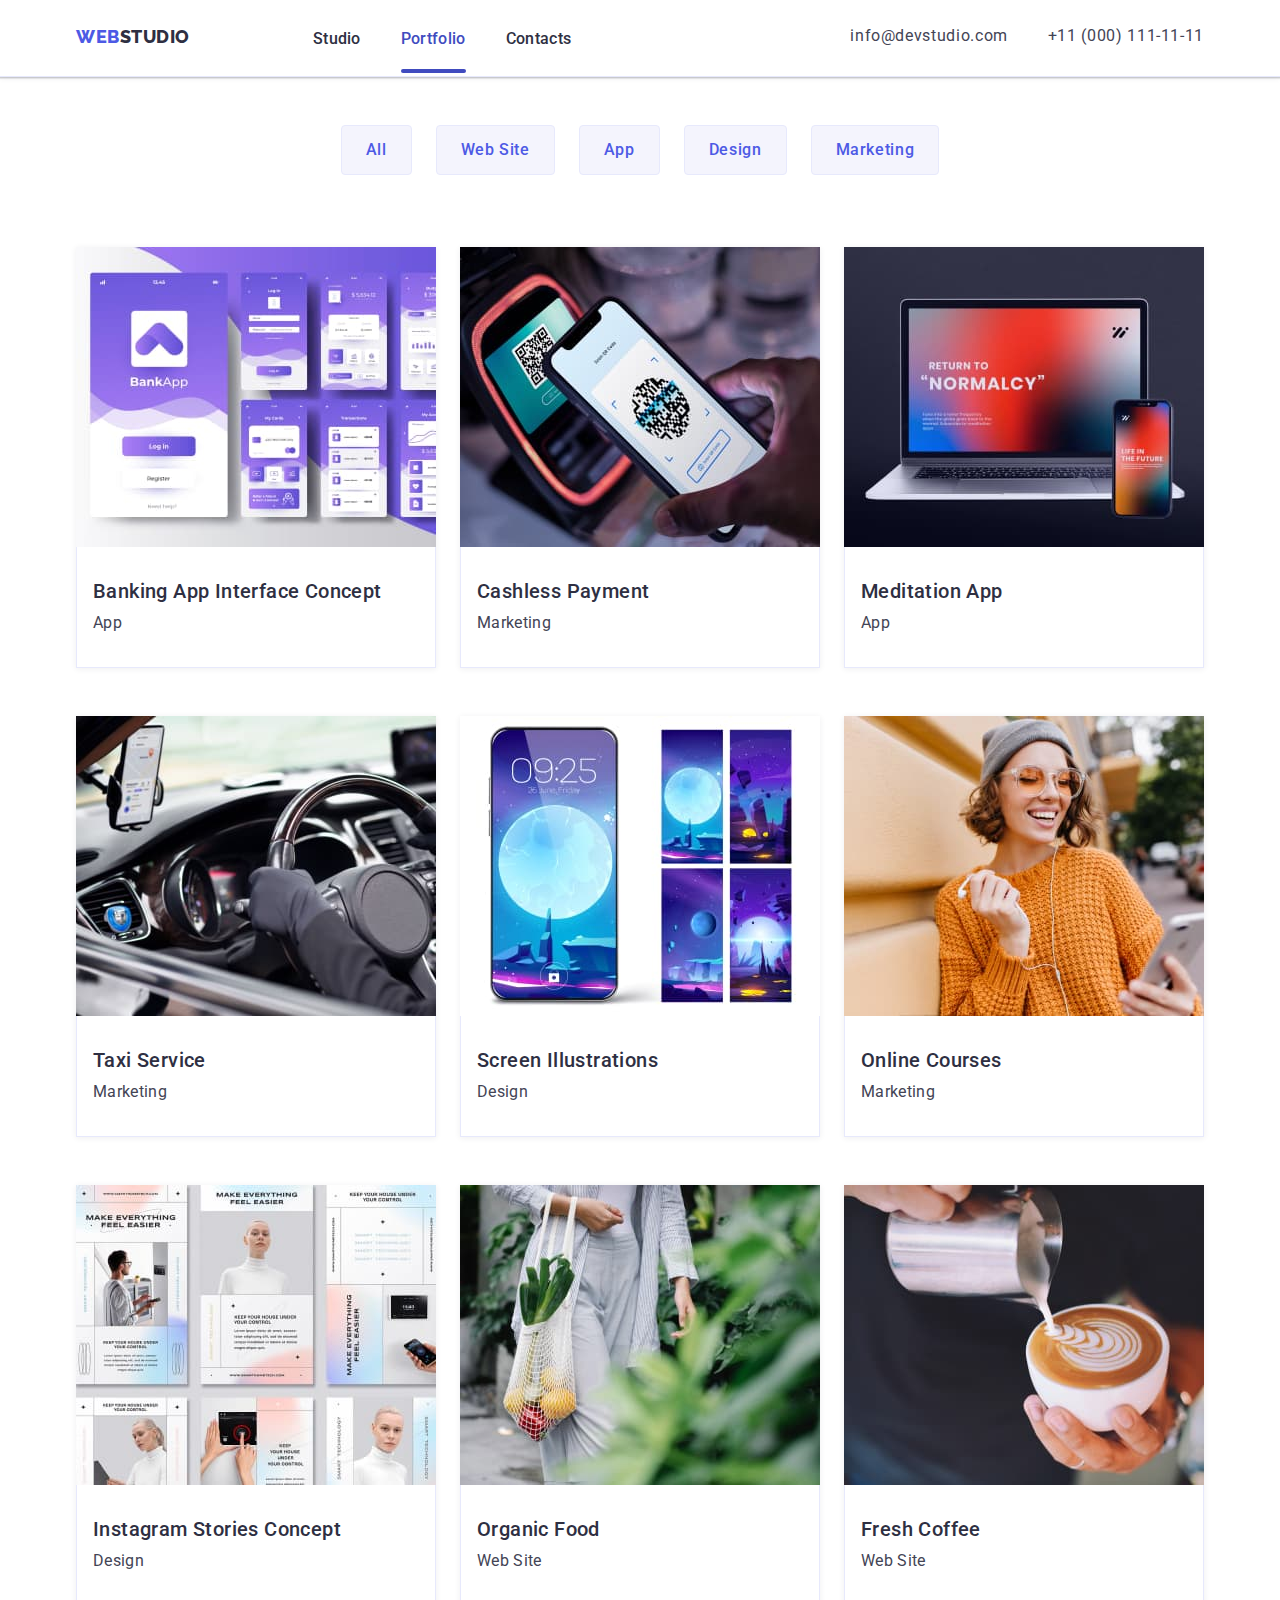
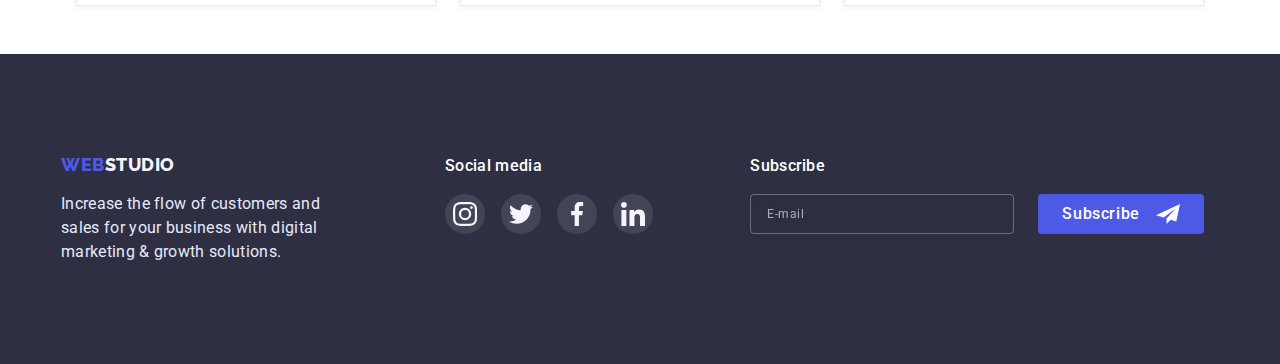
<file: portfolio.html>
<!DOCTYPE html>
<html lang="en">
  <head>
    <meta charset="UTF-8" />
    <meta http-equiv="X-UA-Compatible" content="IE=edge" />
    <meta name="viewport" content="width=device-width, initial-scale=1.0" />
    <title>WebStudio</title>

    <link rel="preconnect" href="https://fonts.googleapis.com" />
    <link rel="preconnect" href="https://fonts.gstatic.com" crossorigin />
    <link
      href="https://fonts.googleapis.com/css2?family=Raleway:wght@800&family=Roboto:wght@400;500;700&display=swap"
      rel="stylesheet"
    />
    <link
      rel="stylesheet"
      href="https://cdnjs.cloudflare.com/ajax/libs/modern-normalize/1.1.0/modern-normalize.min.css"
    />

    <link rel="stylesheet" href="./css/style.css" />
    <link rel="stylesheet" href="./css/mobile.css" />
    <link rel="stylesheet" href="./css/tablet.css" />
    <link rel="stylesheet" href="./css/desktop.css" />
  </head>
  <body>
    <header class="header-nav">
      <div class="container main-nav">
        <nav class="page-header">
          <a href="./index.html" class="logo"><span class="accent">Web</span>Studio</a>
          <ul class="menu">
            <li class="menu-item">
              <a href="./index.html" class="menu-link">Studio</a>
            </li>
            <li class="menu-item">
              <a href="./portfolio.html" class="menu-link current">Portfolio</a>
            </li>
            <li class="menu-item">
              <a href="#main-contacts" class="menu-link">Contacts</a>
            </li>
          </ul>
        </nav>
        <address class="contacts">
          <ul class="contacts-list">
            <li class="contacts-item">
              <a href="mailto:info@devstudio.com" class="contacts-link">info@devstudio.com</a>
            </li>
            <li class="contacts-item">
              <a href="tel:+110001111111" class="contacts-link">+11 (000) 111-11-11</a>
            </li>
          </ul>
        </address>
        <button type="button" class="menu-btn js-open-menu">
          <svg class="menu-btn-icon" width="32" height="22">
            <use href="./images/icons.svg#icon-burger"></use>
          </svg>
        </button>
      </div>

      <div class="mob-menu js-menu-container">
        <div class="container">
          <div>
            <button class="close-btn mob-close-btn js-close-menu" type="button">
              <svg class="modal-close" width="8" height="8">
                <use href="./images/icons.svg#icon-close"></use>
              </svg>
            </button>

            <ul class="mob-menu-list">
              <li class="mob-menu-item">
                <a href="./index.html" class="mob-menu-link">Studio</a>
              </li>
              <li class="mob-menu-item">
                <a href="./portfolio.html" class="mob-menu-link current">Portfolio</a>
              </li>
              <li class="mob-menu-item">
                <a href="" class="mob-menu-link">Contacts</a>
              </li>
            </ul>
          </div>

          <div>
            <address class="mob-contacts">
              <ul class="mob-contacts-list">
                <li class="mob-contacts-item">
                  <a href="tel:+110001111111" class="mob-contacts-link phone">+11 (000) 111-11-11</a>
                </li>

                <li class="mob-contacts-item">
                  <a href="mailto:info@devstudio.com" class="mob-contacts-link">info@devstudio.com</a>
                </li>
              </ul>
            </address>

            <ul class="mob-soc-list">
              <li class="mob-soc-item">
                <a class="mob-soc-link">
                  <svg class="mob-soc-icon" aria-label="instagram" width="24" height="24">
                    <use href="./images/icons.svg#icon-instagram"></use>
                  </svg>
                </a>
              </li>
              <li class="mob-soc-item">
                <a class="mob-soc-link">
                  <svg class="mob-soc-icon" aria-label="twitter" width="24" height="24">
                    <use href="./images/icons.svg#icon-twitter"></use>
                  </svg>
                </a>
              </li>
              <li class="mob-soc-item">
                <a class="mob-soc-link">
                  <svg class="mob-soc-icon" aria-label="facebook" width="24" height="24">
                    <use href="./images/icons.svg#icon-facebook"></use>
                  </svg>
                </a>
              </li>
              <li class="mob-soc-item">
                <a class="mob-soc-link">
                  <svg class="mob-soc-icon" aria-label="linkedin" width="24" height="24">
                    <use href="./images/icons.svg#icon-linkedin"></use>
                  </svg>
                </a>
              </li>
            </ul>
          </div>
        </div>
      </div>
    </header>
    <!-- filter -->
    <main>
      <section class="main-section">
        <div class="container">
          <h1 class="visually-hidden">Filter</h1>
          <ul class="filter-list">
            <li class="filter-item">
              <button class="filter-btn" type="button">All</button>
            </li>

            <li class="filter-item">
              <button class="filter-btn" type="button">Web Site</button>
            </li>

            <li class="filter-item">
              <button class="filter-btn" type="button">App</button>
            </li>

            <li class="filter-item">
              <button class="filter-btn" type="button">Design</button>
            </li>

            <li class="filter-item">
              <button class="filter-btn" type="button">Marketing</button>
            </li>
          </ul>
        </div>

        <!-- portfolio -->

        <div class="container">
          <ul class="portfolio-list">
            <li class="portfolio-item">
              <a href="" class="card" target="_blank" rel="noopener noreferrer nofollow">
                <div class="portfolio-thumb">
                  <picture>
                    <source
                      srcset="
                        ./images/desktop/portfolio/banking1x.jpg 1x,
                        ./images/desktop/portfolio/banking2x.jpg 2x,
                        ./images/desktop/portfolio/banking3x.jpg 3x
                      "
                      media="(min-width: 1200px)"
                    />
                    <source
                      srcset="
                        ./images/tablet/portfolio/banking1x.jpg 1x,
                        ./images/tablet/portfolio/banking2x.jpg 2x,
                        ./images/tablet/portfolio/banking3x.jpg 3x
                      "
                      media="(min-width: 768px)"
                    />

                    <source
                      srcset="
                        ./images/mobile/portfolio/banking1x.jpg 1x,
                        ./images/mobile/portfolio/banking2x.jpg 2x,
                        ./images/mobile/portfolio/banking3x.jpg 3x
                      "
                      media="(min-width: 480px)"
                    />

                    <source
                      srcset="
                        ./images/mobile/portfolio/banking1x.jpg 1x,
                        ./images/mobile/portfolio/banking2x.jpg 2x,
                        ./images/mobile/portfolio/banking3x.jpg 3x
                      "
                      media="(min-width: 320px)"
                    />

                    <img
                      class="portfolio-img"
                      src="./images/mobile/portfolio/banking1x.jpg"
                      alt="Banking app interface"
                      width="396"
                    />
                  </picture>

                  <div class="portfolio-overlay">
                    <p class="thumb-text">
                      14 Stylish and User-Friendly App Design Concepts · Task Manager App · Calorie Tracker App · Exotic
                      Fruit Ecommerce App · Cloud Storage App
                    </p>
                  </div>
                </div>

                <div class="card-window">
                  <h2 class="portfolio-title">Banking App Interface Concept</h2>
                  <p class="types">App</p>
                </div>
              </a>
            </li>
            <li class="portfolio-item">
              <a href="" class="card" target="_blank" rel="noopener noreferrer nofollow">
                <div class="portfolio-thumb">
                  <picture>
                    <source
                      srcset="
                        ./images/desktop/portfolio/cashless1x.jpg 1x,
                        ./images/desktop/portfolio/cashless2x.jpg 2x,
                        ./images/desktop/portfolio/cashless3x.jpg 3x
                      "
                      media="(min-width: 1200px)"
                    />
                    <source
                      srcset="
                        ./images/tablet/portfolio/cashless1x.jpg 1x,
                        ./images/tablet/portfolio/cashless2x.jpg 2x,
                        ./images/tablet/portfolio/cashless3x.jpg 3x
                      "
                      media="(min-width: 768px)"
                    />
                    <source
                      srcset="
                        ./images/mobile/portfolio/cashless1x.jpg 1x,
                        ./images/mobile/portfolio/cashless2x.jpg 2x,
                        ./images/mobile/portfolio/cashless3x.jpg 3x
                      "
                      media="(min-width: 480px)"
                    />

                    <source
                      srcset="
                        ./images/mobile/portfolio/cashless1x.jpg 1x,
                        ./images/mobile/portfolio/cashless2x.jpg 2x,
                        ./images/mobile/portfolio/cashless3x.jpg 3x
                      "
                      media="(min-width: 320px)"
                    />

                    <img
                      class="portfolio-img"
                      src="./images/mobile/portfolio/cashless1x.jpg"
                      alt="cashless"
                      width="396"
                    />
                  </picture>

                  <div class="portfolio-overlay">
                    <p class="thumb-text">
                      14 Stylish and User-Friendly App Design Concepts · Task Manager App · Calorie Tracker App · Exotic
                      Fruit Ecommerce App · Cloud Storage App
                    </p>
                  </div>
                </div>

                <div class="card-window">
                  <h2 class="portfolio-title">Cashless Payment</h2>
                  <p class="types">Marketing</p>
                </div>
              </a>
            </li>

            <li class="portfolio-item">
              <a href="" class="card" target="_blank" rel="noopener noreferrer nofollow">
                <div class="portfolio-thumb">
                  <picture>
                    <source
                      srcset="
                        ./images/desktop/portfolio/meditation-app1x.jpg 1x,
                        ./images/desktop/portfolio/meditation-app2x.jpg 2x,
                        ./images/desktop/portfolio/meditation-app3x.jpg 3x
                      "
                      media="(min-width: 1200px)"
                    />
                    <source
                      srcset="
                        ./images/tablet/portfolio/meditation-app1x.jpg 1x,
                        ./images/tablet/portfolio/meditation-app2x.jpg 2x,
                        ./images/tablet/portfolio/meditation-app3x.jpg 3x
                      "
                      media="(min-width: 768px)"
                    />
                    <source
                      srcset="
                        ./images/mobile/portfolio/meditation-app1x.jpg 1x,
                        ./images/mobile/portfolio/meditation-app2x.jpg 2x,
                        ./images/mobile/portfolio/meditation-app3x.jpg 3x
                      "
                      media="(min-width: 480px)"
                    />

                    <source
                      srcset="
                        ./images/mobile/portfolio/meditation-app1x.jpg 1x,
                        ./images/mobile/portfolio/meditation-app2x.jpg 2x,
                        ./images/mobile/portfolio/meditation-app3x.jpg 3x
                      "
                      media="(min-width: 320px)"
                    />

                    <img
                      class="portfolio-img"
                      src="./images/mobile/portfolio/meditation-app1x.jpg"
                      alt="meditation app"
                      width="396"
                    />
                  </picture>

                  <div class="portfolio-overlay">
                    <p class="thumb-text">
                      14 Stylish and User-Friendly App Design Concepts · Task Manager App · Calorie Tracker App · Exotic
                      Fruit Ecommerce App · Cloud Storage App
                    </p>
                  </div>
                </div>

                <div class="card-window">
                  <h2 class="portfolio-title">Meditation App</h2>
                  <p class="types">App</p>
                </div>
              </a>
            </li>

            <li class="portfolio-item">
              <a href="" class="card" target="_blank" rel="noopener noreferrer nofollow">
                <div class="portfolio-thumb">
                  <picture>
                    <source
                      srcset="
                        ./images/desktop/portfolio/taxi-service1x.jpg 1x,
                        ./images/desktop/portfolio/taxi-service2x.jpg 2x,
                        ./images/desktop/portfolio/taxi-service3x.jpg 3x
                      "
                      media="(min-width: 1200px)"
                    />
                    <source
                      srcset="
                        ./images/tablet/portfolio/taxi-service1x.jpg 1x,
                        ./images/tablet/portfolio/taxi-service2x.jpg 2x,
                        ./images/tablet/portfolio/taxi-service3x.jpg 3x
                      "
                      media="(min-width: 768px)"
                    />
                    <source
                      srcset="
                        ./images/mobile/portfolio/taxi-service1x.jpg 1x,
                        ./images/mobile/portfolio/taxi-service2x.jpg 2x,
                        ./images/mobile/portfolio/taxi-service3x.jpg 3x
                      "
                      media="(min-width: 480px)"
                    />

                    <source
                      srcset="
                        ./images/mobile/portfolio/taxi-service1x.jpg 1x,
                        ./images/mobile/portfolio/taxi-service2x.jpg 2x,
                        ./images/mobile/portfolio/taxi-service3x.jpg 3x
                      "
                      media="(min-width: 320px)"
                    />

                    <img
                      class="portfolio-img"
                      src="./images/mobile/portfolio/taxi-service1x.jpg"
                      alt="taxi-service"
                      width="396"
                    />
                  </picture>

                  <div class="portfolio-overlay">
                    <p class="thumb-text">
                      14 Stylish and User-Friendly App Design Concepts · Task Manager App · Calorie Tracker App · Exotic
                      Fruit Ecommerce App · Cloud Storage App
                    </p>
                  </div>
                </div>

                <div class="card-window">
                  <h2 class="portfolio-title">Taxi Service</h2>
                  <p class="types">Marketing</p>
                </div>
              </a>
            </li>

            <li class="portfolio-item">
              <a href="" class="card" target="_blank" rel="noopener noreferrer nofollow">
                <div class="portfolio-thumb">
                  <picture>
                    <source
                      srcset="
                        ./images/desktop/portfolio/screen-illustr1x.jpg 1x,
                        ./images/desktop/portfolio/screen-illustr2x.jpg 2x,
                        ./images/desktop/portfolio/screen-illustr3x.jpg 3x
                      "
                      media="(min-width: 1200px)"
                    />
                    <source
                      srcset="
                        ./images/tablet/portfolio/screen-illustr1x.jpg 1x,
                        ./images/tablet/portfolio/screen-illustr2x.jpg 2x,
                        ./images/tablet/portfolio/screen-illustr3x.jpg 3x
                      "
                      media="(min-width: 768px)"
                    />
                    <source
                      srcset="
                        ./images/mobile/portfolio/screen-illustr1x.jpg 1x,
                        ./images/mobile/portfolio/screen-illustr2x.jpg 2x,
                        ./images/mobile/portfolio/screen-illustr3x.jpg 3x
                      "
                      media="(min-width: 480px)"
                    />

                    <source
                      srcset="
                        ./images/mobile/portfolio/screen-illustr1x.jpg 1x,
                        ./images/mobile/portfolio/screen-illustr2x.jpg 2x,
                        ./images/mobile/portfolio/screen-illustr3x.jpg 3x
                      "
                      media="(min-width: 320px)"
                    />

                    <img
                      class="portfolio-img"
                      src="./images/mobile/portfolio/screen-illustr1x.jpg"
                      alt="Screen Illustrator"
                      width="396"
                    />
                  </picture>

                  <div class="portfolio-overlay">
                    <p class="thumb-text">
                      14 Stylish and User-Friendly App Design Concepts · Task Manager App · Calorie Tracker App · Exotic
                      Fruit Ecommerce App · Cloud Storage App
                    </p>
                  </div>
                </div>

                <div class="card-window">
                  <h2 class="portfolio-title">Screen Illustrations</h2>
                  <p class="types">Design</p>
                </div>
              </a>
            </li>

            <li class="portfolio-item">
              <a href="" class="card" target="_blank" rel="noopener noreferrer nofollow">
                <div class="portfolio-thumb">
                  <picture>
                    <source
                      srcset="
                        ./images/desktop/portfolio/online-courses1x.jpg 1x,
                        ./images/desktop/portfolio/online-courses2x.jpg 2x,
                        ./images/desktop/portfolio/online-courses3x.jpg 3x
                      "
                      media="(min-width: 1200px)"
                    />
                    <source
                      srcset="
                        ./images/tablet/portfolio/online-courses1x.jpg 1x,
                        ./images/tablet/portfolio/online-courses2x.jpg 2x,
                        ./images/tablet/portfolio/online-courses3x.jpg 3x
                      "
                      media="(min-width: 768px)"
                    />
                    <source
                      srcset="
                        ./images/mobile/portfolio/online-courses1x.jpg 1x,
                        ./images/mobile/portfolio/online-courses2x.jpg 2x,
                        ./images/mobile/portfolio/online-courses3x.jpg 3x
                      "
                      media="(min-width: 480px)"
                    />

                    <source
                      srcset="
                        ./images/mobile/portfolio/online-courses1x.jpg 1x,
                        ./images/mobile/portfolio/online-courses2x.jpg 2x,
                        ./images/mobile/portfolio/online-courses3x.jpg 3x
                      "
                      media="(min-width: 320px)"
                    />

                    <img
                      class="portfolio-img"
                      src="./images/mobile/portfolio/online-courses1x.jpg"
                      alt="Online courses"
                      width="396"
                    />
                  </picture>

                  <div class="portfolio-overlay">
                    <p class="thumb-text">
                      14 Stylish and User-Friendly App Design Concepts · Task Manager App · Calorie Tracker App · Exotic
                      Fruit Ecommerce App · Cloud Storage App
                    </p>
                  </div>
                </div>

                <div class="card-window">
                  <h2 class="portfolio-title">Online Courses</h2>
                  <p class="types">Marketing</p>
                </div>
              </a>
            </li>

            <li class="portfolio-item">
              <a href="" class="card" target="_blank" rel="noopener noreferrer nofollow">
                <div class="portfolio-thumb">
                  <picture>
                    <source
                      srcset="
                        ./images/desktop/portfolio/instagram-stories1x.jpg 1x,
                        ./images/desktop/portfolio/instagram-stories2x.jpg 2x,
                        ./images/desktop/portfolio/instagram-stories3x.jpg 3x
                      "
                      media="(min-width: 1200px)"
                    />
                    <source
                      srcset="
                        ./images/tablet/portfolio/instagram-stories1x.jpg 1x,
                        ./images/tablet/portfolio/instagram-stories2x.jpg 2x,
                        ./images/tablet/portfolio/instagram-stories3x.jpg 3x
                      "
                      media="(min-width: 768px)"
                    />
                    <source
                      srcset="
                        ./images/mobile/portfolio/instagram-stories1x.jpg 1x,
                        ./images/mobile/portfolio/instagram-stories2x.jpg 2x,
                        ./images/mobile/portfolio/instagram-stories3x.jpg 3x
                      "
                      media="(min-width: 480px)"
                    />

                    <source
                      srcset="
                        ./images/mobile/portfolio/instagram-stories1x.jpg 1x,
                        ./images/mobile/portfolio/instagram-stories2x.jpg 2x,
                        ./images/mobile/portfolio/instagram-stories3x.jpg 3x
                      "
                      media="(min-width: 320px)"
                    />

                    <img
                      class="portfolio-img"
                      src="./images/mobile/portfolio/instagram-stories1x.jpg"
                      alt="Instagram stories concept"
                      width="396"
                    />
                  </picture>

                  <div class="portfolio-overlay">
                    <p class="thumb-text">
                      14 Stylish and User-Friendly App Design Concepts · Task Manager App · Calorie Tracker App · Exotic
                      Fruit Ecommerce App · Cloud Storage App
                    </p>
                  </div>
                </div>

                <div class="card-window">
                  <h2 class="portfolio-title">Instagram Stories Concept</h2>
                  <p class="types">Design</p>
                </div>
              </a>
            </li>

            <li class="portfolio-item">
              <a href="" class="card" target="_blank" rel="noopener noreferrer nofollow">
                <div class="portfolio-thumb">
                  <picture>
                    <source
                      srcset="
                        ./images/desktop/portfolio/organic-food1x.jpg 1x,
                        ./images/desktop/portfolio/organic-food2x.jpg 2x,
                        ./images/desktop/portfolio/organic-food3x.jpg 3x
                      "
                      media="(min-width: 1200px)"
                    />
                    <source
                      srcset="
                        ./images/tablet/portfolio/organic-food1x.jpg 1x,
                        ./images/tablet/portfolio/organic-food2x.jpg 2x,
                        ./images/tablet/portfolio/organic-food3x.jpg 3x
                      "
                      media="(min-width: 768px)"
                    />
                    <source
                      srcset="
                        ./images/mobile/portfolio/organic-food1x.jpg 1x,
                        ./images/mobile/portfolio/organic-food2x.jpg 2x,
                        ./images/mobile/portfolio/organic-food3x.jpg 3x
                      "
                      media="(min-width: 480px)"
                    />

                    <source
                      srcset="
                        ./images/mobile/portfolio/organic-food1x.jpg 1x,
                        ./images/mobile/portfolio/organic-food2x.jpg 2x,
                        ./images/mobile/portfolio/organic-food3x.jpg 3x
                      "
                      media="(min-width: 320px)"
                    />

                    <img
                      class="portfolio-img"
                      src="./images/mobile/portfolio/organic-food1x.jpg"
                      alt="organic food"
                      width="396"
                    />
                  </picture>

                  <div class="portfolio-overlay">
                    <p class="thumb-text">
                      14 Stylish and User-Friendly App Design Concepts · Task Manager App · Calorie Tracker App · Exotic
                      Fruit Ecommerce App · Cloud Storage App
                    </p>
                  </div>
                </div>

                <div class="card-window">
                  <h2 class="portfolio-title">Organic Food</h2>
                  <p class="types">Web Site</p>
                </div>
              </a>
            </li>

            <li class="portfolio-item">
              <a href="" class="card" target="_blank" rel="noopener noreferrer nofollow">
                <div class="portfolio-thumb">
                  <picture>
                    <source
                      srcset="
                        ./images/desktop/portfolio/fresh-coffee1x.jpg 1x,
                        ./images/desktop/portfolio/fresh-coffee2x.jpg 2x,
                        ./images/desktop/portfolio/fresh-coffee3x.jpg 3x
                      "
                      media="(min-width: 1200px)"
                    />
                    <source
                      srcset="
                        ./images/tablet/portfolio/fresh-coffee1x.jpg 1x,
                        ./images/tablet/portfolio/fresh-coffee2x.jpg 2x,
                        ./images/tablet/portfolio/fresh-coffee3x.jpg 3x
                      "
                      media="(min-width: 768px)"
                    />
                    <source
                      srcset="
                        ./images/mobile/portfolio/fresh-coffee1x.jpg 1x,
                        ./images/mobile/portfolio/fresh-coffee2x.jpg 2x,
                        ./images/mobile/portfolio/fresh-coffee3x.jpg 3x
                      "
                      media="(min-width: 480px)"
                    />

                    <source
                      srcset="
                        ./images/mobile/portfolio/fresh-coffee1x.jpg 1x,
                        ./images/mobile/portfolio/fresh-coffee2x.jpg 2x,
                        ./images/mobile/portfolio/fresh-coffee3x.jpg 3x
                      "
                      media="(min-width: 320px)"
                    />

                    <img
                      class="portfolio-img"
                      src="./images/mobile/portfolio/fresh-coffee1x.jpg"
                      alt="fresh coffee"
                      width="396"
                    />
                  </picture>

                  <div class="portfolio-overlay">
                    <p class="thumb-text">
                      14 Stylish and User-Friendly App Design Concepts · Task Manager App · Calorie Tracker App · Exotic
                      Fruit Ecommerce App · Cloud Storage App
                    </p>
                  </div>
                </div>

                <div class="card-window">
                  <h2 class="portfolio-title">Fresh Coffee</h2>
                  <p class="types">Web Site</p>
                </div>
              </a>
            </li>
          </ul>
        </div>
      </section>
    </main>
    <!-- footer -->
    <footer class="footer-main">
      <div class="container footer-wrapper">
        <div class="footer-logo-part" id="main-contacts">
          <a href="./index.html" class="logo footer-logo"><span class="accent">Web</span>Studio</a>
          <p class="footer-text">
            Increase the flow of customers and sales for your business with digital marketing & growth solutions.
          </p>
        </div>

        <div class="footer-social-part">
          <h2 class="footer-social-title">Social media</h2>
          <ul class="footer-social-list">
            <li class="footer-social-item">
              <a href="" class="footer-social-link" target="_blank" rel="noopener noreferrer nofollow">
                <svg class="footer-social-icons" aria-label="instagram" width="24" height="24">
                  <use href="./images/icons.svg#icon-instagram"></use>
                </svg>
              </a>
            </li>

            <li class="footer-social-item">
              <a href="" class="footer-social-link" target="_blank" rel="noopener noreferrer nofollow">
                <svg class="footer-social-icons" aria-label="twitter" width="24" height="24">
                  <use href="./images/icons.svg#icon-twitter"></use>
                </svg>
              </a>
            </li>

            <li class="footer-social-item">
              <a href="" class="footer-social-link" target="_blank" rel="noopener noreferrer nofollow">
                <svg class="footer-social-icons" aria-label="facebook" width="24" height="24">
                  <use href="./images/icons.svg#icon-facebook"></use>
                </svg>
              </a>
            </li>

            <li class="footer-social-item">
              <a href="" class="footer-social-link" target="_blank" rel="noopener noreferrer nofollow">
                <svg class="footer-social-icons" aria-label="linkedin" width="24" height="24">
                  <use href="./images/icons.svg#icon-linkedin"></use>
                </svg>
              </a>
            </li>
          </ul>
        </div>
        <form class="subscribe-form">
          <p class="subscribe-info">Subscribe</p>
          <div class="subscribe-input-wrapper">
            <input
              type="email"
              name="user_subscribe"
              class="subscribe-input"
              required
              minlength="2"
              placeholder="E-mail"
              title="my@mail.com"
              aria-label="email"
            />

            <button class="subscribe-btn" type="submit">Subscribe</button>
          </div>
        </form>
      </div>
    </footer>
    <script src="./js/menu.js"></script>
  </body>
</html>
</file>
<file: css/style.css>
body {
  background-color: var(--btn-hero-color);
  color: var(--primary-text-color);
  font-family: 'Roboto', sans-serif;
  font-size: 16px;
  line-height: 1.5;
  letter-spacing: 0.02em;
}

img {
  display: block;
  max-width: 100%;
  height: auto;
}

:root {
  --primary-text-color: #434455;
  --secondary-text-color: #2e2f42;
  --logo-color: #4d5ae5;
  --items-active-color: #404bbf;
  --btn-bg-color: #4d5ae5;
  --btn-hero-color: #ffffff;
  --btn-hover-color: #404bbf;
  --team-section-color: #f4f4fd;
  --footer-text-color: #e7e9fc;
  --topline-bg-color: #e7e9fc;
  --filter-hover-color: #e7e9fc;
  --border-card-portfolio-color: #e7e9fc;
  --customers-icon-color: #8e8f99;
  --footer-social-bg: rgba(255, 255, 255, 0.1);
  --footer-social-hover-color: #31d0aa;
  --modal-bg-color: #fcfcfc;
  --modal-policy-color: #757575;
}

.visually-hidden {
  position: absolute;
  white-space: nowrap;
  width: 1px;
  height: 1px;
  overflow: hidden;
  border: 0;
  padding: 0;
  clip: rect(0 0 0 0);
  clip-path: inset(50%);
  margin: -1px;
}

.container {
  margin-left: auto;
  margin-right: auto;
  padding-left: 15px;
  padding-right: 15px;

  max-width: 428px;
  width: 100%;
}

.section {
  padding-top: 96px;
  padding-bottom: 96px;
}

/* ======= Index.html =========== */

/* ======== Header ============== */

.header-nav {
  border-bottom: 1px solid var(--topline-bg-color);
  box-shadow: 0px 2px 1px rgba(46, 47, 66, 0.08), 0px 1px 1px rgba(46, 47, 66, 0.16), 0px 1px 6px rgba(46, 47, 66, 0.08);
}

.logo {
  display: block;
  padding-top: 24px;
  padding-bottom: 24px;

  color: var(--secondary-text-color);
  font-family: 'Raleway', sans-serif;
  font-weight: 800;
  font-size: 18px;
  line-height: 1.16;
  letter-spacing: 0.03em;
  text-transform: uppercase;

  text-decoration: none;
}

.logo .accent {
  color: var(--logo-color);
}

.menu {
  display: none;
  padding: 0;
  margin-top: 0;
  margin-bottom: 0;
  margin-left: 123px;
  list-style: none;
}

.menu > .menu-item:not(:last-child) {
  margin-right: 40px;
}

.menu-item .menu-link {
  color: var(--secondary-text-color);
  font-weight: 500;
  display: block;
  padding-top: 24px;
  padding-bottom: 22px;

  text-decoration: none;

  transition: color 250ms cubic-bezier(0.4, 0, 0.2, 1);
}

.menu .menu-link:hover,
.menu .menu-link:focus {
  color: var(--logo-color);
}

.menu .menu-link:active {
  color: var(--logo-color);
}

.menu-link.current {
  position: relative;
  color: var(--items-active-color);
}

.menu-link.current::after {
  position: absolute;
  content: '';
  display: block;
  width: 100%;
  height: 4px;
  bottom: 0;
  left: 0;

  background-color: var(--btn-hover-color);
  border-radius: 4px;
}

.main-nav {
  display: flex;
  align-items: center;
  justify-content: space-between;
}

.page-header {
  display: flex;
}

/* ============ Address ========== */

.contacts {
  display: none;
  margin-left: auto;
}

.contacts-list {
  display: flex;
  flex-direction: column;
  row-gap: 6px;
  margin-top: 0;
  margin-bottom: 0;
  padding-left: 0;
  padding-top: 24px;
  padding-bottom: 12px;

  list-style: none;
}

.contacts-item > .contacts-link {
  display: block;
  padding-top: 0;
  padding-bottom: 0;

  font-size: 12px;
  line-height: 1.17;
  letter-spacing: 0.04em;
  color: var(--primary-text-color);
  font-style: normal;
  text-decoration: none;

  transition: color 250ms cubic-bezier(0.4, 0, 0.2, 1);
}

.contacts-item > .contacts-link:hover,
.contacts-item > .contacts-link:focus {
  color: var(--logo-color);
}

.contacts-item > .contacts-link:active {
  color: var(--logo-color);
}

/*===== Mobile Header =======*/

.menu-btn {
  display: flex;
  align-items: center;
  justify-content: center;
  padding: 0;
  background: none;
  border: none;
  cursor: pointer;
}

.close-btn.mob-close-btn {
  display: block;
  padding: 0 7px;
}

.mob-menu {
  position: fixed;
  top: 0;
  left: 0;
  width: 100%;
  height: 100%;
  padding-top: 80px;
  padding-bottom: 40px;
  z-index: 999;
  background-color: var(--btn-hero-color);

  opacity: 0;
  visibility: hidden;
  pointer-events: none;
}

.mob-menu.is-open {
  opacity: 1;
  visibility: visible;
  pointer-events: auto;

  transition: opacity 250ms cubic-bezier(0.4, 0, 0.2, 1), visibility 250ms cubic-bezier(0.4, 0, 0.2, 1);
}

.mob-menu > .container {
  height: 100%;
  display: flex;
  flex-direction: column;
  justify-content: space-between;
  overflow-y: auto;
}

.mob-menu-list {
  list-style: none;
  margin-top: 0;
  margin-bottom: 0;
  padding: 0;
}

.mob-menu-item:not(:last-child) {
  margin-bottom: 40px;
}

.mob-menu-link.current {
  color: var(--btn-hover-color);
}

.mob-menu-link {
  font-weight: 700;
  font-size: 36px;
  line-height: 1.11;
  letter-spacing: 0.02em;
  color: var(--secondary-text-color);
  text-decoration: none;
}

.mob-menu-list .mob-menu-link:hover,
.mob-menu-list .mob-menu-link:focus {
  color: var(--logo-color);
}

.mob-menu-list .mob-menu-link:active {
  color: var(--logo-color);
}

/*================= / Mob Menu =================*/

/* Contacts */

.mob-contacts {
  margin-bottom: 48px;
}

.mob-contacts-list {
  margin-top: 0;
  margin-bottom: 0;
  padding: 0;
  list-style: none;
}

.mob-contacts-item {
  margin-bottom: 40px;
}

.mob-contacts-link {
  font-weight: 500;
  font-size: 20px;
  line-height: 1.2;
  letter-spacing: 0.02em;
  color: var(--primary-text-color);
  text-decoration: none;
  font-style: normal;
}

.mob-contacts-link.phone {
  font-weight: 700;
  font-size: 36px;
  line-height: 1.11;
  letter-spacing: 0.02em;
  text-transform: capitalize;

  color: var(--logo-color);
}

.mob-contacts-link:hover,
.mob-contacts-link:focus {
  color: var(--logo-color);
}

.mob-contacts-link:active {
  color: var(--logo-color);
}

/* Social links */

.mob-soc-list {
  display: flex;
  justify-content: start;
  align-items: center;
  list-style: none;
  padding-left: 0;
  margin-top: 0;
  margin-bottom: 0;
  gap: 56px;
}

.mob-soc-link {
  display: flex;
  justify-content: center;
  align-items: center;
  width: 40px;
  height: 40px;
  border-radius: 50%;
  background-color: var(--btn-bg-color);

  transition: background-color 250ms cubic-bezier(0.4, 0, 0.2, 1);
}

.mob-soc-link:hover,
.mob-soc-link:focus {
  background-color: var(--items-active-color);
}

.mob-soc-icon {
  fill: var(--team-section-color);
}

/* ================= HERO ==================== */

.hero {
  position: relative;
  padding-top: 112px;
  padding-bottom: 112px;
  margin-left: auto;
  margin-right: auto;

  background-image: linear-gradient(rgba(46, 47, 66, 0.7), rgba(46, 47, 66, 0.7)), url('../images/mobile/hero-mob.jpg');
  background-repeat: no-repeat;
  background-position: center;
  background-size: cover;
  max-width: 100%;

  text-align: center;
}

@media (min-device-pixel-ratio: 2),
  (-webkit-min-device-pixel-ratio: 2),
  (min-resolution: 192dpi),
  (min-resolution: 2dppx) {
  .hero {
    background-image: linear-gradient(rgba(46, 47, 66, 0.7), rgba(46, 47, 66, 0.7)),
      url('../images/mobile/hero-mob2x.jpg');
  }
}

@media (min-device-pixel-ratio: 3),
  (-webkit-min-device-pixel-ratio: 3),
  (min-resolution: 288dpi),
  (min-resolution: 3dppx) {
  .hero {
    background-image: linear-gradient(rgba(46, 47, 66, 0.7), rgba(46, 47, 66, 0.7)),
      url('../images/mobile/hero-mob3x.jpg');
  }
}

.container > .hero-title {
  margin-top: 0;
  margin-bottom: 72px;
  margin-left: auto;
  margin-right: auto;

  padding-right: 5px;
  padding-left: 5px;

  color: var(--btn-hero-color);
  font-size: 36px;
  line-height: 1.11;
  letter-spacing: 0.02em;
}

.btn-hero {
  border: none;
  padding: 16px 32px;
  border-radius: 4px;
  min-width: 169px;
  box-shadow: 0px 4px 4px rgba(0, 0, 0, 0.15);

  background-color: var(--btn-bg-color);
  color: var(--btn-hero-color);
  font-family: 'Roboto', sans-serif;
  font-weight: 500;
  font-size: 16px;
  line-height: 1.5;
  letter-spacing: 0.04em;
  cursor: pointer;

  transition: background-color 250ms cubic-bezier(0.4, 0, 0.2, 1);
}

.btn-hero:hover,
.btn-hero:focus {
  background-color: var(--btn-hover-color);
}

/* ============= Advantages =============== */

.ad-list {
  display: flex;
  flex-direction: column;
  gap: 72px;
  margin-top: 0;
  margin-bottom: 0;
  padding-left: 0;
  list-style: none;
}

.section-item-icons {
  display: none;
}

.ad-list p {
  margin-top: 0;
  margin-bottom: 0;
  font-weight: 500;
}

.section-item > .item-title {
  margin-top: 0;
  margin-bottom: 8px;

  font-size: 36px;
  line-height: 1.11;
  text-align: center;
}

/* ============ Gallery ============ */
.gallery-section {
  display: none;
}

.section-title {
  margin-top: 0;
  margin-bottom: 72px;
  color: var(--secondary-text-color);
  font-size: 36px;
  line-height: 1.11;
  text-align: center;
  letter-spacing: 0.02em;
  text-transform: capitalize;
}

.gallery-list {
  display: flex;
  flex-wrap: wrap;
  gap: 24px;
  margin: 0;
  padding: 0;
  list-style: none;
}

.gallery-list > .gallery-item {
  flex-basis: calc((100% - 48px) / 3);
}

.team-card p {
  margin-top: 0;
  margin-bottom: 0;
}

/* ============ Our Team ============= */

.section.team-section {
  padding-bottom: 128px;
  background-color: var(--team-section-color);
}

.team-list {
  display: flex;
  flex-direction: column;
  justify-content: center;
  align-items: center;
  gap: 72px;
  margin: 0;
  padding: 0;
  list-style: none;
}

.team-list > .team-item {
  border-radius: 0px 0px 4px 4px;
  box-shadow: 0px 1px 6px rgba(46, 47, 66, 0.08), 0px 1px 1px rgba(46, 47, 66, 0.16), 0px 2px 1px rgba(46, 47, 66, 0.08);
}

.team-name {
  margin-top: 0;
  margin-bottom: 8px;
  font-weight: 500;
  font-size: 20px;
  line-height: 1.2;
  letter-spacing: 0.02em;
}

.team-card .team-position {
  margin-top: 0;
  margin-bottom: 8px;
}

.team-card {
  padding: 32px 16px;
  background-color: var(--btn-hero-color);
  text-align: center;
  border-radius: 0px 0px 4px 4px;
}

.team-social-list {
  display: flex;
  justify-content: center;
  align-items: center;
  list-style: none;
  padding-left: 0;
  gap: 24px;
}

.team-social-link {
  display: flex;
  justify-content: center;
  align-items: center;
  width: 40px;
  height: 40px;
  border-radius: 50%;
  background-color: var(--btn-bg-color);

  transition: background-color 250ms cubic-bezier(0.4, 0, 0.2, 1);
}

.team-social-link:hover,
.team-social-link:focus {
  background-color: var(--items-active-color);
}

.team-social-icon {
  fill: var(--team-section-color);
}

/* ==================== Customers =================== */

.customers {
  padding-top: 96px;
  padding-bottom: 96px;
}

.customers-title {
  margin-top: 0;
  margin-bottom: 72px;

  font-size: 36px;
  line-height: 1.11;
  text-align: center;
  letter-spacing: 0.02em;
  text-transform: capitalize;
  color: var(--secondary-text-color);
}

.customets-list {
  display: flex;
  justify-content: center;
  align-items: center;
  flex-wrap: wrap;
  row-gap: 72px;
  column-gap: 16px;

  padding-left: 0;
  margin-top: 0;
  margin-bottom: 0;
  list-style: none;
}

.customers-link {
  display: flex;
  justify-content: center;
  align-items: center;
  width: 190px;
  height: 88px;
  border: 1px solid var(--customers-icon-color);
  border-radius: 4px;
  transition: border 250ms cubic-bezier(0.4, 0, 0.2, 1);
}

.customers-link:hover,
.customers-link:focus {
  border: 1px solid var(--btn-hover-color);
}

.customers-icons {
  fill: var(--customers-icon-color);
  transition: fill 250ms cubic-bezier(0.4, 0, 0.2, 1);
}

.customers-link:hover .customers-icons,
.customers-link:focus .customers-icons {
  fill: var(--btn-hover-color);
}

/* ======================= Footer =================== */

.footer-main {
  background-color: var(--secondary-text-color);
  padding-top: 96px;
  padding-bottom: 96px;
}

.footer-wrapper {
  display: flex;
  flex-direction: column;
  justify-content: center;
  align-items: center;
}

.footer-wrapper > .footer-logo-part {
  width: 268px;
  margin-bottom: 72px;
}

.logo.footer-logo {
  padding-top: 0;
  padding-bottom: 0;
  margin-bottom: 16px;
  text-align: center;
  color: var(--team-section-color);
}

.footer-text {
  margin-top: 0;
  margin-bottom: 0;
  color: var(--footer-text-color);
}

/* Footer Social Part */
.footer-social-part {
  margin-bottom: 72px;
}

.footer-social-part > .footer-social-title {
  margin-top: 0;
  margin-bottom: 16px;

  font-weight: 500;
  font-size: 16px;
  line-height: 1.5;
  letter-spacing: 0.02em;
  color: var(--btn-hero-color);
  text-align: center;
}

.footer-social-part > .footer-social-list {
  display: flex;
  justify-content: flex-start;
  align-items: center;
  gap: 16px;
  margin-top: 0;
  margin-bottom: 0;
  padding-left: 0;
  list-style: none;
}

.footer-social-item > .footer-social-link {
  display: flex;
  justify-content: center;
  align-items: center;
  width: 40px;
  height: 40px;
  background-color: var(--footer-social-bg);
  border-radius: 50%;

  transition: background-color 250ms cubic-bezier(0.4, 0, 0.2, 1);
}

.footer-social-link:hover,
.footer-social-link:focus {
  background-color: var(--footer-social-hover-color);
}

.footer-social-link > .footer-social-icons {
  fill: var(--team-section-color);
}

/* Subscribe Part */

.subscribe-form {
  width: 100%;
}

.subscribe-info {
  margin-top: 0;
  margin-bottom: 16px;

  font-weight: 500;
  font-size: 16px;
  line-height: 1.5;
  color: var(--btn-hero-color);
  text-align: center;
}

.subscribe-input-wrapper {
  display: flex;
  flex-direction: column;
}

.subscribe-input {
  width: 100%;
  height: 40px;
  border: 1px solid rgba(255, 255, 255, 0.3);
  filter: drop-shadow(0px 4px 4px rgba(0, 0, 0, 0.15));
  border-radius: 4px;
  background-color: inherit;

  padding-left: 16px;
  margin-bottom: 16px;

  font-size: 12px;
  line-height: 2;
  letter-spacing: 0.04em;
  color: var(--btn-hero-color);

  transition: border 250ms cubic-bezier(0.4, 0, 0.2, 1);
}

.subscribe-input:-webkit-autofill,
.subscribe-input:-webkit-autofill:hover,
.subscribe-input:-webkit-autofill:focus {
  border: 1px solid var(--btn-bg-color);
  -webkit-text-fill-color: #ffffff;
  -webkit-box-shadow: 0 0 0px 1000px var(--secondary-text-color) inset;
  transition: background-color 5000s ease-in-out 0s;
}

.subscribe-input:focus {
  outline: none;
  border: 1px solid var(--btn-bg-color);
}

.subscribe-input::placeholder {
  font-size: 12px;
  line-height: 2;
  letter-spacing: 0.04em;
  color: rgba(255, 255, 255, 0.6);
}

.subscribe-btn {
  display: inline-flex;
  align-self: center;
  border: none;
  padding: 8px 24px;
  border-radius: 4px;
  min-width: 165px;
  border-radius: 4px;

  background-color: var(--btn-bg-color);
  color: var(--btn-hero-color);
  font-family: 'Roboto', sans-serif;
  font-weight: 500;
  font-size: 16px;
  line-height: 1.5;
  letter-spacing: 0.04em;
  cursor: pointer;

  transition: background-color 250ms cubic-bezier(0.4, 0, 0.2, 1);
}

.subscribe-btn:hover,
.subscribe-btn:focus {
  background-color: var(--btn-hover-color);
}

.subscribe-btn::after {
  display: inline-flex;
  margin-left: 16px;
  content: '';
  width: 24px;
  height: 24px;
  background-image: url('../images/envelope.svg');
  background-size: contain;
  background-repeat: no-repeat;
}
/*=========== Portfolio.html ================= */

/* ================= Filter ===================*/

.filter-list {
  display: flex;
  justify-content: start;
  flex-wrap: wrap;
  row-gap: 24px;
  margin-top: 0;
  margin-bottom: 72px;
  padding-left: 0;
  list-style: none;
}

.filter-btn {
  padding: 12px 24px;
  border: none;
  border-radius: 4px;
  background-color: var(--team-section-color);
  border: 1px solid var(--filter-hover-color);

  color: var(--btn-bg-color);
  font-family: 'Roboto', sans-serif;
  font-weight: 500;
  font-size: 16px;
  line-height: 1.5;
  text-align: center;
  letter-spacing: 0.04em;
  cursor: pointer;

  transition: background-color 250ms cubic-bezier(0.4, 0, 0.2, 1), color 250ms cubic-bezier(0.4, 0, 0.2, 1),
    box-shadow 250ms cubic-bezier(0.4, 0, 0.2, 1), border 250ms cubic-bezier(0.4, 0, 0.2, 1);
}

.filter-btn:hover,
.filter-btn:focus {
  background-color: var(--btn-bg-color);
  color: var(--btn-hero-color);
  box-shadow: 0px 3px 1px rgba(0, 0, 0, 0.1), 0px 2px 1px rgba(0, 0, 0, 0.08), 0px 2px 2px rgba(0, 0, 0, 0.12);
  border: 1px solid transparent;
}

.filter-list > .filter-item:not(:last-child) {
  margin-right: 24px;
}

/* ============= Portfolio list ============= */

.main-section {
  padding-top: 48px;
  padding-bottom: 48px;
}

.portfolio-list {
  display: flex;
  flex-wrap: wrap;
  row-gap: 48px;
  margin-top: 0;
  margin-bottom: 0;
  padding-left: 0;
  list-style: none;
}

.card {
  box-shadow: 0px 1px 6px rgba(46, 47, 66, 0.08);

  transition: box-shadow 250ms cubic-bezier(0.4, 0, 0.2, 1);
}

.card:hover,
.card:focus {
  box-shadow: 0px 1px 6px rgba(46, 47, 66, 0.08), 0px 1px 1px rgba(46, 47, 66, 0.16), 0px 2px 1px rgba(46, 47, 66, 0.08);
}

/* thumb hover effect */

.portfolio-thumb {
  position: relative;
  overflow: hidden;

  transition: box-shadow 250ms cubic-bezier(0.4, 0, 0.2, 1);
}

.card:hover .portfolio-thumb,
.card:focus .portfolio-thumb {
  box-shadow: 0px 4px 4px rgba(0, 0, 0, 0.25);
}

.portfolio-overlay {
  position: absolute;
  bottom: 0;
  left: 0;
  width: 100%;
  height: 100%;
  padding-left: 32px;
  padding-right: 32px;
  padding-top: 40px;
  background-color: var(--btn-bg-color);

  transform: translateY(100%);
  transition: transform 250ms cubic-bezier(0.4, 0, 0.2, 1);
}

.card:hover .portfolio-overlay,
.card:focus .portfolio-overlay {
  transform: translateY(0);
}

.thumb-text {
  margin-top: 0;
  margin-bottom: 0;
  letter-spacing: 0.02em;
  color: var(--team-section-color);
  opacity: 0;

  transition: opacity 250ms cubic-bezier(0.4, 0, 0.2, 1);
}

.card:hover .thumb-text,
.card:focus .thumb-text {
  opacity: 1;
}

/*ˆ thumb hover effect ˆ*/

.card > .card-window {
  padding: 32px 16px;
  border: 1px solid var(--border-card-portfolio-color);
  border-top: none;
}

.card-window > .portfolio-title {
  margin-top: 0;
  margin-bottom: 8px;

  color: var(--secondary-text-color);
  font-weight: 500;
  font-size: 20px;
  line-height: 1.2;
  letter-spacing: 0.02em;
}

.card-window > .types {
  margin-top: 0;
  margin-bottom: 0;

  color: var(--primary-text-color);
}

.portfolio-item > .card {
  display: block;
  text-decoration: none;
}

/* ============= Modal window =================*/

.backdrop.is-hidden {
  opacity: 0;
  pointer-events: none;
  visibility: hidden;
}

.backdrop {
  position: fixed;
  top: 0;
  left: 0;
  width: 100%;
  height: 100%;
  background-color: rgba(46, 47, 66, 0.4);
  opacity: 1;
  z-index: 100;

  transition: opacity 250ms cubic-bezier(0.4, 0, 0.2, 1), visibility 250ms cubic-bezier(0.4, 0, 0.2, 1);
}

.modal {
  position: absolute;
  height: 600px;
  max-height: 90vh;
  overflow-y: scroll;
  top: 50%;
  left: 50%;

  background-color: var(--modal-bg-color);

  padding-top: 72px;
  padding-bottom: 24px;
  padding-left: 16px;
  padding-right: 16px;
  box-shadow: 0px 1px 1px rgba(0, 0, 0, 0.14), 0px 1px 3px rgba(0, 0, 0, 0.12), 0px 2px 1px rgba(0, 0, 0, 0.2);
  border-radius: 4px;

  transform: translate(-50%, -50%) scale(1);
  transition: transform 250ms cubic-bezier(0.4, 0, 0.2, 1);
}

.backdrop.is-hidden .modal {
  transform: translate(-50%, -50%) scale(1.1);
  opacity: 0;
  transition: transform 250ms cubic-bezier(0.4, 0, 0.2, 1), opacity 250ms cubic-bezier(0.4, 0, 0.2, 1);
}

.close-btn {
  position: absolute;
  right: 24px;
  top: 24px;

  display: flex;
  align-items: center;
  justify-content: center;
  width: 24px;
  height: 24px;

  background-color: var(--border-card-portfolio-color);
  border: 1px solid rgba(0, 0, 0, 0.1);
  border-radius: 50%;
  cursor: pointer;

  transition: background-color 250ms cubic-bezier(0.4, 0, 0.2, 1);
}

.close-btn:hover,
.close-btn:focus {
  background-color: var(--btn-hover-color);
}

.close-btn:hover .modal-close,
.close-btn:focus .modal-close {
  fill: var(--btn-hero-color);
}

/* ============= / Modal window =================*/

/* ============= Modal Forms =================== */
.modal-info {
  margin-top: 0;
  margin-bottom: 16px;
  font-weight: 500;
  color: var(--secondary-text-color);
  text-align: center;
}

.modal-form {
  display: flex;

  flex-direction: column;
}

.modal-form-input-desc {
  display: block;
  margin-bottom: 4px;
  font-size: 12px;
  line-height: 1.17;
  letter-spacing: 0.04em;
  color: var(--customers-icon-color);
}

.modal-form-input-wrapper {
  display: block;
  position: relative;
}

.modal-form-input {
  width: 100%;
  height: 40px;
  border: 1px solid rgba(33, 33, 33, 0.2);
  border-radius: 4px;
  padding-left: 38px;
  background-color: inherit;

  transition: border-color 250ms cubic-bezier(0.4, 0, 0.2, 1);
}

.modal-form-icon {
  position: absolute;
  top: 50%;
  left: 16px;
  transform: translateY(-50%);
  fill: var(--secondary-text-color);

  transition: fill 250ms cubic-bezier(0.4, 0, 0.2, 1);
}

.modal-form-input:focus {
  outline: none;
  border-color: var(--btn-bg-color);
}

.modal-form-input:focus + .modal-form-icon {
  fill: var(--logo-color);
}

.modal-form > .modal-form-field {
  margin-bottom: 8px;
}

.modal-form > .modal-form-field:nth-child(4) {
  margin-bottom: 16px;
}

.modal-form-message {
  display: block;
  width: 100%;
  height: 120px;
  border: 1px solid rgba(33, 33, 33, 0.2);
  border-radius: 4px;
  background-color: inherit;
  resize: none;
  padding-top: 8px;
  padding-left: 16px;
  padding-right: 16px;

  font-size: 12px;
  line-height: 1.17;
  letter-spacing: 0.04em;

  transition: border-color 250ms cubic-bezier(0.4, 0, 0.2, 1);
}

.modal-form-message::placeholder {
  font-size: 12px;
  line-height: 1.17;
  letter-spacing: 0.04em;
  color: rgba(117, 117, 117, 0.5);
}

.modal-form-message:focus {
  outline: none;
  border-color: var(--logo-color);
}

.modal-form-check-desc::before {
  display: flex;
  flex-shrink: 0;
  width: 16px;
  height: 16px;
  content: '';
  border: 1.25px solid var(--secondary-text-color);
  border-radius: 2px;
  cursor: pointer;

  margin-right: 8px;
}

.modal-form-check:checked + .modal-form-check-desc::before {
  background-color: var(--items-active-color);
  background-image: url('../images/click.svg');
  background-repeat: no-repeat;
  background-position: center;
  border: none;
  background-clip: padding-box;
}

.modal-form-check-desc {
  display: flex;

  align-items: center;
  font-size: 12px;
  line-height: 1.17;
  letter-spacing: 0.04em;
  color: var(--modal-policy-color);

  margin-bottom: 24px;
}

.modal-policy-link {
  color: var(--btn-bg-color);
}

.modal-form-check:focus + .modal-form-check-desc::before {
  outline: 1px solid rgb(0, 95, 204);
}

.modal-form-submit {
  align-self: center;
  border: none;
  padding: 16px 32px;
  border-radius: 4px;
  min-width: 169px;
  box-shadow: 0px 4px 4px rgba(0, 0, 0, 0.15);
  border-radius: 4px;

  background-color: var(--btn-bg-color);
  color: var(--btn-hero-color);
  font-family: 'Roboto', sans-serif;
  font-weight: 500;
  font-size: 16px;
  line-height: 1.5;
  letter-spacing: 0.04em;
  cursor: pointer;

  transition: background-color 250ms cubic-bezier(0.4, 0, 0.2, 1);
}

.modal-form-submit:hover,
.modal-form-submit:focus {
  background-color: var(--btn-hover-color);
}

/* =====================/ Modal Forms ================================ */
</file>
<file: css/mobile.css>
:root {
  --menu-btn-color: #2e2f42;
}

@media screen and (min-width: 480px) {
  .close-btn.mob-close-btn {
    display: block;
    padding: 0 7px;
  }

  .menu-btn-icon {
    display: inline-block;
    fill: var(--menu-btn-color);
  }

  /* Portfolio */

  .portfolio-list {
    justify-content: center;
  }

  /* Modal */

  .modal {
    width: 392px;
  }
}

@media screen and (min-width: 428px) {
  .hero {
    background-image: linear-gradient(rgba(46, 47, 66, 0.7), rgba(46, 47, 66, 0.7)),
      url('../images/tablet/tab-hero1x.jpg');
  }

  @media (min-device-pixel-ratio: 2),
    (-webkit-min-device-pixel-ratio: 2),
    (min-resolution: 192dpi),
    (min-resolution: 2dppx) {
    .hero {
      background-image: linear-gradient(rgba(46, 47, 66, 0.7), rgba(46, 47, 66, 0.7)),
        url('../images/tablet/tab-hero2x.jpg');
    }
  }

  @media (min-device-pixel-ratio: 3),
    (-webkit-min-device-pixel-ratio: 3),
    (min-resolution: 288dpi),
    (min-resolution: 3dppx) {
    .hero {
      background-image: linear-gradient(rgba(46, 47, 66, 0.7), rgba(46, 47, 66, 0.7)),
        url('../images/tablet/tab-hero3x.jpg');
    }
  }
}

@media screen and (min-width: 320px) and (max-width: 479px) {
  /* Header */

  .menu-btn-icon {
    display: inline-block;
    fill: var(--menu-btn-color);
  }

  .mob-contacts-link.phone {
    font-size: 26px;
    line-height: 1.1;
  }

  .mob-soc-list {
    gap: 38px;
  }

  .close-btn.mob-close-btn {
    display: block;
    padding: 0 7px;
  }

  /* Customers */

  .customets-list {
    column-gap: 10px;
  }

  .section-item > .item-title {
    font-size: 32px;
    line-height: 1.17;
  }

  .customers-link {
    width: 130px;
  }

  /* Modal */

  .modal {
    min-width: 310px;
  }
}
</file>
<file: css/tablet.css>
@media screen and (min-width: 768px) {
  .container {
    width: 766px;
    max-width: none;
  }

  .menu-btn {
    display: none;
  }

  .menu {
    display: flex;
  }

  .main-nav {
    justify-content: center;
  }

  .contacts {
    display: flex;
    margin-left: auto;
  }

  .hero {
    background-image: linear-gradient(rgba(46, 47, 66, 0.7), rgba(46, 47, 66, 0.7)),
      url('../images/desktop/desk-hero1x.jpg');
  }

  @media (min-device-pixel-ratio: 2),
    (-webkit-min-device-pixel-ratio: 2),
    (min-resolution: 192dpi),
    (min-resolution: 2dppx) {
    .hero {
      background-image: linear-gradient(rgba(46, 47, 66, 0.7), rgba(46, 47, 66, 0.7)),
        url('../images/desktop/desk-hero2x.jpg');
    }
  }

  @media (min-device-pixel-ratio: 3),
    (-webkit-min-device-pixel-ratio: 3),
    (min-resolution: 288dpi),
    (min-resolution: 3dppx) {
    .hero {
      background-image: linear-gradient(rgba(46, 47, 66, 0.7), rgba(46, 47, 66, 0.7)),
        url('../images/desktop/desk-hero3x.jpg');
    }
  }

  .container > .hero-title {
    font-size: 56px;
    line-height: calc(60 / 56);
    margin-bottom: 60px;
    width: 510px;
  }

  /* Advantages Section */

  .ad-list {
    display: flex;
    flex-direction: row;
    flex-wrap: wrap;
    gap: 72px 24px;
    margin-top: 0;
    margin-bottom: 0;
    padding-left: 0;
    list-style: none;
  }

  .section-item {
    flex-basis: calc((100% - 24px) / 2);
  }

  .section-item > .item-title {
    text-align: left;
  }

  /* Team Section */

  .section.team-section {
    padding-bottom: 104px;
  }

  .team-list {
    flex-direction: row;
    flex-wrap: wrap;
    gap: 64px 24px;
  }

  /* Customers Section  */

  .customets-list {
    column-gap: 24px;
  }

  .customers-link {
    width: 168px;
  }

  /* Footer */

  .footer-wrapper {
    flex-direction: row;
    flex-wrap: wrap;
    align-items: baseline;
    justify-content: flex-start;
    padding-left: 108px;
  }

  .footer-wrapper > .footer-logo-part {
    width: 264px;
    margin-bottom: 0;
    margin-right: 24px;
  }

  .logo.footer-logo {
    text-align: left;
  }

  .footer-social-part {
    margin-bottom: 102px;
  }

  .footer-social-part > .footer-social-title {
    text-align: left;
  }

  .subscribe-form {
    width: auto;
  }

  .subscribe-input-wrapper {
    flex-direction: row;
    align-items: center;
  }

  .subscribe-info {
    text-align: left;
  }

  .subscribe-input {
    width: 264px;
    margin-right: 24px;
    margin-bottom: 0;
  }

  /* Modal */

  .modal {
    width: 408px;
    height: 586px;
    padding-left: 23px;
    padding-right: 25px;
  }

  /* Portfolio - Filters */

  .filter-list {
    margin-bottom: 64px;
    justify-content: center;
  }

  .portfolio-list {
    gap: 72px 24px;
    justify-content: flex-start;
  }

  .portfolio-list > .portfolio-item {
    flex-basis: calc((100% - 24px) / 2);
  }

  .portfolio-img {
    width: 356px;
    max-width: none;
  }
}
</file>
<file: css/desktop.css>
@media screen and (min-width: 1200px) {
  .container {
    width: 1158px;
  }

  .contacts-list {
    padding-top: 0;
    padding-bottom: 0;
    flex-direction: row;
  }

  .contacts-item > .contacts-link {
    padding-top: 24px;
    padding-bottom: 28px;

    font-size: 16px;
    line-height: 1.5;
  }

  .section {
    padding-top: 120px;
    padding-bottom: 120px;
  }

  .contacts-list .contacts-item:not(:first-child) {
    margin-left: 40px;
  }

  .menu-btn {
    display: none;
  }

  /* Hero Section */

  .hero {
    padding-top: 188px;
    padding-bottom: 188px;
    max-width: 1440px;
  }

  .container .hero-title {
    width: 506px;
    margin-bottom: 48px;
  }

  .hero {
    background-image: linear-gradient(rgba(46, 47, 66, 0.7), rgba(46, 47, 66, 0.7)),
      url('../images/desktop/desk-hero1x.jpg');
  }

  @media (min-device-pixel-ratio: 2),
    (-webkit-min-device-pixel-ratio: 2),
    (min-resolution: 192dpi),
    (min-resolution: 2dppx) {
    .hero {
      background-image: linear-gradient(rgba(46, 47, 66, 0.7), rgba(46, 47, 66, 0.7)),
        url('../images/desktop/desk-hero2x.jpg');
    }
  }

  @media (min-device-pixel-ratio: 3),
    (-webkit-min-device-pixel-ratio: 3),
    (min-resolution: 288dpi),
    (min-resolution: 3dppx) {
    .hero {
      background-image: linear-gradient(rgba(46, 47, 66, 0.7), rgba(46, 47, 66, 0.7)),
        url('../images/desktop/desk-hero3x.jpg');
    }
  }

  /* Advantages  */

  .section-item-icons {
    display: flex;
    justify-content: center;
    align-items: center;
    margin-bottom: 8px;
    height: 112px;

    border-radius: 4px;
    background-color: var(--team-section-color);
  }

  .ad-list {
    flex-wrap: nowrap;
  }

  .section-item > .item-title {
    font-size: 20px;
    line-height: 1.2;
  }

  .section-item p {
    font-weight: 400;
  }

  /* Gallery */

  .gallery-section {
    display: block;
    padding-top: 0;
  }

  /* Our Team */

  .section.team-section {
    padding-bottom: 120px;
  }

  .team-list > .team-item {
    flex-basis: calc((100% - 72px) / 4);
  }

  /* Customers */

  .customers {
    padding-top: 120px;
    padding-bottom: 120px;
  }

  /* Footer */

  .footer-main {
    padding-bottom: 100px;
    padding-top: 100px;
  }

  .footer-wrapper {
    flex-wrap: nowrap;
    padding-left: 0;
  }

  .footer-wrapper > .footer-logo-part {
    margin-right: 120px;
  }

  .footer-social-part {
    margin-bottom: 0;
  }

  .subscribe-form {
    margin-left: auto;
  }

  .subscribe-form {
    width: auto;
  }

  /* Portfolio | Filter Section */

  .filter-list {
    justify-content: center;
    margin-bottom: 72px;
  }

  /* Portfolio */

  .portfolio-list {
    gap: 48px 24px;
  }

  .portfolio-img {
    width: 360px;
  }

  .portfolio-list > .portfolio-item {
    flex-basis: calc((100% - 48px) / 3);
  }

  /* Modal */

  .modal {
    height: 584px;
    padding-left: 24px;
    padding-right: 24px;
  }
}
</file>
